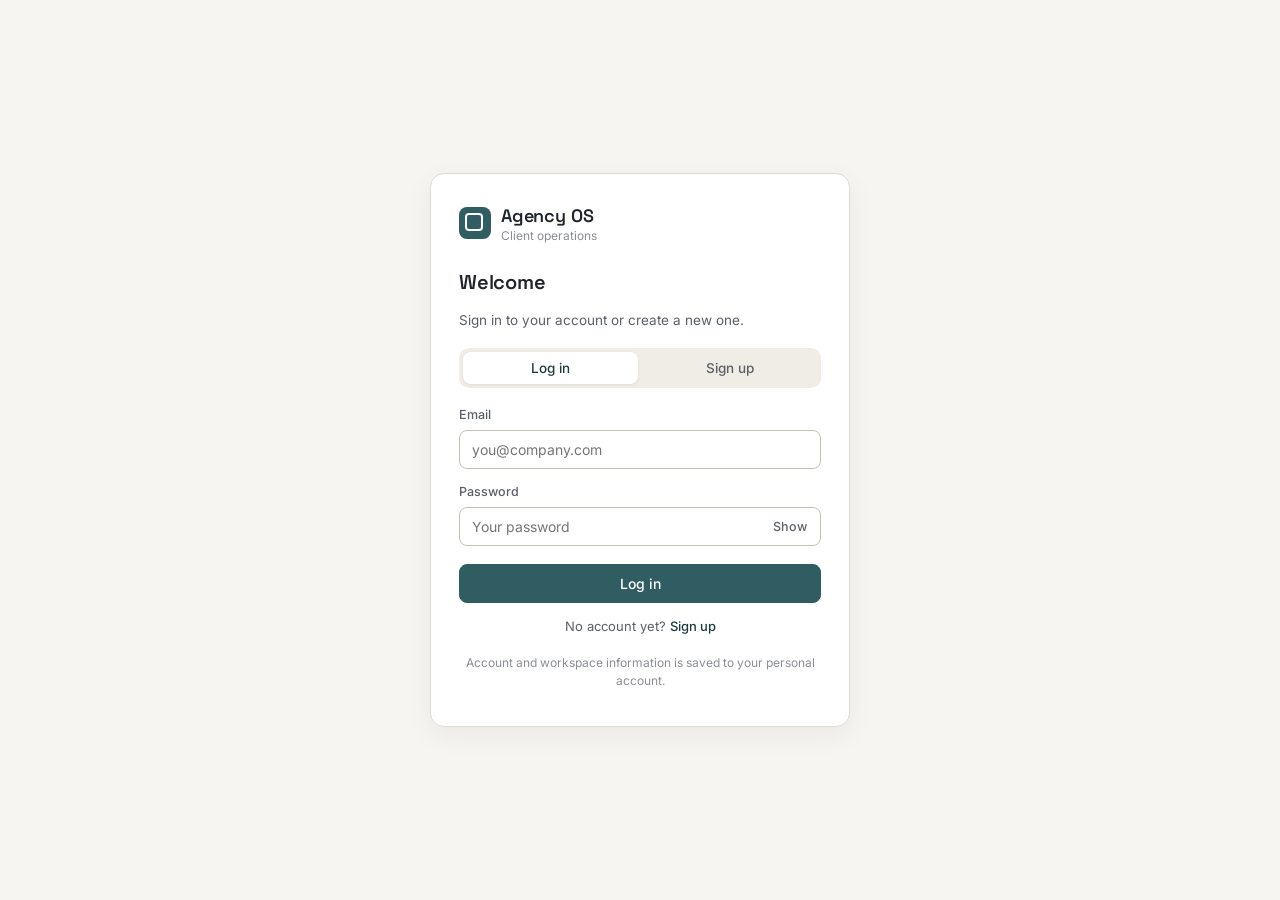
<file: index.html>
<!DOCTYPE html>
<html lang="en">
<head>
  <meta charset="UTF-8">
  <meta name="viewport" content="width=device-width, initial-scale=1">
  <link rel="preconnect" href="https://fonts.googleapis.com">
  <link href="https://fonts.googleapis.com/css2?family=Space+Grotesk:wght@500;600&family=Inter:wght@400;500;600&display=swap" rel="stylesheet">
  <link rel="stylesheet" href="agency-os.css">
  <link rel="stylesheet" href="auth.css">
  <title>Agency OS – Sign in</title>
</head>
<body data-page="auth">
  <div class="auth-page">
    <div class="auth-card">
      <div class="auth-brand">
        <div class="brand-mark"></div>
        <div>
          <div class="brand-name">Agency OS</div>
          <div class="brand-sub">Client operations</div>
        </div>
      </div>

      <h1 class="auth-title">Welcome</h1>
      <p class="auth-sub">Sign in to your account or create a new one.</p>

      <div class="auth-tabs" role="tablist">
        <button type="button" class="auth-tab active" id="tab-login" role="tab" aria-selected="true">Log in</button>
        <button type="button" class="auth-tab" id="tab-signup" role="tab" aria-selected="false">Sign up</button>
      </div>

      <div id="auth-message" class="auth-message" hidden></div>

      <div id="panel-login" class="auth-panel">
        <form id="form-login" autocomplete="on">
          <div class="field">
            <label for="login-email">Email</label>
            <input id="login-email" name="email" type="email" autocomplete="username" required placeholder="you@company.com">
          </div>
          <div class="field">
            <label for="login-password">Password</label>
            <div class="password-wrap">
              <input id="login-password" name="password" type="password" autocomplete="current-password" required placeholder="Your password">
              <button type="button" class="password-toggle" data-toggle-password="login-password" aria-label="Show password">Show</button>
            </div>
          </div>
          <button type="submit" class="btn btn-primary auth-submit" id="login-submit">Log in</button>
        </form>
        <p class="auth-switch">
          No account yet?
          <button type="button" onclick="switchAuthTab('signup')">Sign up</button>
        </p>
      </div>

      <div id="panel-signup" class="auth-panel" hidden>
        <form id="form-signup" autocomplete="on">
          <div class="field">
            <label for="signup-name">Name</label>
            <input id="signup-name" name="name" type="text" autocomplete="name" placeholder="Your name">
          </div>
          <div class="field">
            <label for="signup-email">Email</label>
            <input id="signup-email" name="email" type="email" autocomplete="username" required placeholder="you@company.com">
          </div>
          <div class="field">
            <label for="signup-password">Password</label>
            <div class="password-wrap">
              <input id="signup-password" name="password" type="password" autocomplete="new-password" required placeholder="Create a password">
              <button type="button" class="password-toggle" data-toggle-password="signup-password" aria-label="Show password">Show</button>
            </div>
          </div>
          <p class="auth-hint">
            At least 8 characters, with uppercase, lowercase, a number, and a special character.
          </p>
          <div class="field">
            <label for="signup-confirm">Confirm password</label>
            <div class="password-wrap">
              <input id="signup-confirm" name="confirm" type="password" autocomplete="new-password" required placeholder="Repeat password">
              <button type="button" class="password-toggle" data-toggle-password="signup-confirm" aria-label="Show password">Show</button>
            </div>
          </div>
          <button type="submit" class="btn btn-primary auth-submit" id="signup-submit">Create account</button>
        </form>
        <p class="auth-switch">
          Already have an account?
          <button type="button" onclick="switchAuthTab('login')">Log in</button>
        </p>
      </div>

      <p class="auth-footer">
      Account and workspace information is saved to your personal account.
      </p>
    </div>
  </div>

  <script src="auth.js"></script>
</body>
</html>
</file>
<file: agency-os.css>
/* ============================================================
   Agency OS – Stylesheet
   Clean, readable version of the original design system
   ============================================================ */

/* ---------- Design tokens (colours, fonts, radius) ---------- */
:root {
  --bg:            #F6F5F1;
  --surface:       #FFFFFF;
  --surface-2:     #EFEDE6;

  --ink:           #20242B;
  --ink-soft:      #5B6068;
  --ink-faint:     #8B8F94;

  --border:        #DEDBD1;
  --border-strong: #C7C2B5;

  --accent:        #2F5D62;
  --accent-ink:    #1E3D40;
  --accent-soft:   #E3ECEB;

  --warn:          #A9761F;
  --warn-soft:     #FAF0DA;

  --danger:        #AA4436;
  --danger-soft:   #FAEAE7;

  --success:       #3B7A4C;
  --success-soft:  #E8F3EA;

  --radius:        10px;

  --font-display:  'Space Grotesk', sans-serif;
  --font-body:     'Inter', sans-serif;
}

/* ---------- Base / reset ---------- */
* {
  box-sizing: border-box;
}

html,
body {
  margin: 0;
  padding: 0;
}

body {
  background: var(--bg);
  color: var(--ink);
  font-family: var(--font-body);
  font-size: 14px;
  line-height: 1.5;
  -webkit-font-smoothing: antialiased;
}

h1, h2, h3, h4 {
  font-family: var(--font-display);
  font-weight: 600;
  margin: 0;
}

button {
  font-family: var(--font-body);
  cursor: pointer;
}

input,
select,
textarea {
  font-family: var(--font-body);
  font-size: 14px;
}

::selection {
  background: var(--accent-soft);
}

/* ---------- App shell (sidebar + main) ---------- */
#shell {
  display: flex;
  min-height: 100vh;
}

/* ---------- Sidebar ---------- */
#sidebar {
  width: 216px;
  flex-shrink: 0;
  background: var(--surface);
  border-right: 1px solid var(--border);
  display: flex;
  flex-direction: column;
  padding: 20px 14px;
  position: sticky;
  top: 0;
  height: 100vh;
}

.brand {
  display: flex;
  align-items: center;
  gap: 9px;
  padding: 2px 8px 22px;
}

.brand-mark {
  width: 26px;
  height: 26px;
  border-radius: 7px;
  background: var(--accent);
  flex-shrink: 0;
  position: relative;
}

.brand-mark::after {
  content: "";
  position: absolute;
  left: 6px;
  top: 6px;
  width: 14px;
  height: 14px;
  border-radius: 4px;
  border: 2px solid var(--surface);
}

.brand-name {
  font-family: var(--font-display);
  font-size: 15px;
  font-weight: 600;
  letter-spacing: -0.01em;
}

.brand-sub {
  font-size: 11px;
  color: var(--ink-faint);
  margin-top: -2px;
}

.nav-group {
  margin-bottom: 18px;
}

.nav-label {
  font-size: 11px;
  color: var(--ink-faint);
  padding: 0 10px 6px;
  letter-spacing: 0.02em;
}

.nav-item {
  display: flex;
  align-items: center;
  justify-content: space-between;
  gap: 8px;
  padding: 8px 10px;
  border-radius: 8px;
  color: var(--ink-soft);
  font-size: 13.5px;
  font-weight: 500;
  margin-bottom: 1px;
  border: none;
  background: none;
  width: 100%;
  text-align: left;
}
/* Nav items can be <a> or <button> */
a.nav-item {
  text-decoration: none;
  color: inherit;
}


.nav-item:hover {
  background: var(--surface-2);
  color: var(--ink);
}

.nav-item.active {
  background: var(--accent-soft);
  color: var(--accent-ink);
}

.nav-count {
  font-size: 11.5px;
  color: var(--ink-faint);
  background: var(--surface-2);
  padding: 1px 7px;
  border-radius: 20px;
}

.nav-item.active .nav-count {
  background: rgba(255, 255, 255, 0.6);
  color: var(--accent-ink);
}

#sidebar-foot {
  margin-top: auto;
  padding: 10px;
  border-top: 1px solid var(--border);
  font-size: 11.5px;
  color: var(--ink-faint);
}

/* ---------- Main content area ---------- */
#main {
  flex: 1;
  min-width: 0;
  padding: 28px 34px 60px;
}

.page-head {
  display: flex;
  align-items: flex-start;
  justify-content: space-between;
  gap: 16px;
  margin-bottom: 22px;
  flex-wrap: wrap;
}

.page-title {
  font-size: 22px;
  letter-spacing: -0.01em;
}

.page-sub {
  color: var(--ink-soft);
  font-size: 13.5px;
  margin-top: 3px;
}

.crumb {
  font-size: 12.5px;
  color: var(--ink-faint);
  margin-bottom: 6px;
}

.crumb a {
  color: var(--ink-faint);
  cursor: pointer;
  text-decoration: none;
}

.crumb a:hover {
  color: var(--accent-ink);
  text-decoration: underline;
}

/* ---------- Buttons ---------- */
.btn {
  display: inline-flex;
  align-items: center;
  gap: 6px;
  border-radius: 8px;
  border: 1px solid var(--border-strong);
  background: var(--surface);
  color: var(--ink);
  padding: 8px 13px;
  font-size: 13px;
  font-weight: 500;
  transition: background 0.12s;
}

.btn:hover {
  background: var(--surface-2);
}

.btn-primary {
  background: var(--accent);
  border-color: var(--accent);
  color: #fff;
}

.btn-primary:hover {
  background: var(--accent-ink);
}

.btn-danger-text {
  border: none;
  background: none;
  color: var(--danger);
  padding: 6px 8px;
  font-size: 12.5px;
}

.btn-danger-text:hover {
  text-decoration: underline;
}

.btn-ghost {
  border: none;
  background: none;
  color: var(--ink-soft);
  padding: 6px 8px;
  font-size: 12.5px;
}

.btn-ghost:hover {
  color: var(--ink);
}

.btn-sm {
  padding: 5px 10px;
  font-size: 12.5px;
}

.icon-btn {
  border: none;
  background: none;
  color: var(--ink-faint);
  padding: 4px 6px;
  border-radius: 6px;
  font-size: 15px;
  line-height: 1;
}

.icon-btn:hover {
  background: var(--surface-2);
  color: var(--ink);
}

/* ---------- Cards & panels ---------- */
.card {
  background: var(--surface);
  border: 1px solid var(--border);
  border-radius: 12px;
  padding: 16px 18px;
}

.panel-head {
  display: flex;
  align-items: center;
  justify-content: space-between;
  margin-bottom: 12px;
}

.panel-head h3 {
  font-size: 14.5px;
}

/* ---------- Metric cards (dashboard) ---------- */
.metric-grid {
  display: grid;
  grid-template-columns: repeat(auto-fit, minmax(150px, 1fr));
  gap: 12px;
  margin-bottom: 26px;
}

.metric {
  background: var(--surface);
  border: 1px solid var(--border);
  border-radius: 12px;
  padding: 14px 16px;
}

.metric-label {
  font-size: 12px;
  color: var(--ink-soft);
  margin-bottom: 6px;
}

.metric-value {
  font-size: 25px;
  font-family: var(--font-display);
  font-weight: 600;
}

.metric-value.warn {
  color: var(--warn);
}

.metric-value.danger {
  color: var(--danger);
}

/* ---------- Tables & list rows ---------- */
.list-row {
  display: flex;
  align-items: center;
  gap: 12px;
  padding: 11px 4px;
  border-bottom: 1px solid var(--border);
}

.list-row:last-child {
  border-bottom: none;
}

table {
  width: 100%;
  border-collapse: collapse;
}

th {
  text-align: left;
  font-size: 11.5px;
  color: var(--ink-faint);
  font-weight: 500;
  padding: 0 10px 8px;
  letter-spacing: 0.02em;
  border-bottom: 1px solid var(--border);
}

td {
  padding: 10px 10px;
  border-bottom: 1px solid var(--border);
  font-size: 13.5px;
  vertical-align: middle;
}

tr:last-child td {
  border-bottom: none;
}

tr.clickable:hover {
  background: var(--surface-2);
  cursor: pointer;
}

/* ---------- Status badges ---------- */
.badge {
  display: inline-block;
  padding: 3px 9px;
  border-radius: 20px;
  font-size: 11.5px;
  font-weight: 500;
  white-space: nowrap;
}

.b-gray    { background: var(--surface-2);  color: var(--ink-soft); }
.b-accent  { background: var(--accent-soft); color: var(--accent-ink); }
.b-warn    { background: var(--warn-soft);   color: var(--warn); }
.b-danger  { background: var(--danger-soft); color: var(--danger); }
.b-success { background: var(--success-soft); color: var(--success); }

/* ---------- Form fields ---------- */
.field {
  margin-bottom: 13px;
}

.field label {
  display: block;
  font-size: 12.5px;
  font-weight: 500;
  color: var(--ink-soft);
  margin-bottom: 5px;
}

.field input,
.field select,
.field textarea {
  width: 100%;
  padding: 8px 10px;
  border: 1px solid var(--border-strong);
  border-radius: 8px;
  background: var(--surface);
  color: var(--ink);
}

.field textarea {
  min-height: 70px;
  resize: vertical;
}

.field input:focus,
.field select:focus,
.field textarea:focus {
  outline: 2px solid var(--accent);
  outline-offset: -1px;
}

.field-row {
  display: flex;
  gap: 10px;
}

.field-row .field {
  flex: 1;
}

.hint {
  font-size: 11.5px;
  color: var(--ink-faint);
  margin-top: 4px;
}

/* ---------- Tabs ---------- */
.tabs {
  display: flex;
  gap: 2px;
  border-bottom: 1px solid var(--border);
  margin-bottom: 20px;
  overflow-x: auto;
}

.tab {
  padding: 9px 13px;
  font-size: 13px;
  font-weight: 500;
  color: var(--ink-soft);
  border: none;
  background: none;
  border-bottom: 2px solid transparent;
  white-space: nowrap;
}

.tab:hover {
  color: var(--ink);
}

.tab.active {
  color: var(--accent-ink);
  border-bottom-color: var(--accent);
}

/* ---------- Progress bar ---------- */
.progress-track {
  width: 100%;
  height: 6px;
  background: var(--surface-2);
  border-radius: 6px;
  overflow: hidden;
}

.progress-fill {
  height: 100%;
  background: var(--accent);
  border-radius: 6px;
}

/* ---------- Empty states ---------- */
.empty {
  padding: 34px 20px;
  text-align: center;
  color: var(--ink-faint);
  border: 1px dashed var(--border-strong);
  border-radius: 12px;
}

.empty p {
  font-size: 13px;
  margin: 4px 0 0;
}

.empty .empty-title {
  color: var(--ink-soft);
  font-weight: 500;
  font-size: 13.5px;
}

/* ---------- Search input ---------- */
.search-wrap {
  position: relative;
  max-width: 320px;
}

.search-wrap input {
  width: 100%;
  padding: 8px 12px 8px 30px;
  border: 1px solid var(--border-strong);
  border-radius: 8px;
  background: var(--surface);
}

.search-wrap svg {
  position: absolute;
  left: 9px;
  top: 9px;
  opacity: 0.45;
}

/* ---------- Modal ---------- */
.modal-veil {
  position: fixed;
  inset: 0;
  background: rgba(32, 36, 43, 0.42);
  display: flex;
  align-items: flex-start;
  justify-content: center;
  padding: 5vh 16px;
  overflow-y: auto;
  z-index: 100;
}

.modal {
  background: var(--surface);
  border-radius: 14px;
  width: 100%;
  max-width: 480px;
  padding: 22px 24px;
  margin-bottom: 5vh;
}

.modal.wide {
  max-width: 640px;
}

.modal-head {
  display: flex;
  align-items: center;
  justify-content: space-between;
  margin-bottom: 16px;
}

.modal-head h3 {
  font-size: 16px;
}

.modal-actions {
  display: flex;
  justify-content: flex-end;
  gap: 8px;
  margin-top: 18px;
  padding-top: 16px;
  border-top: 1px solid var(--border);
}

/* ---------- Toast notification ---------- */
#toast {
  position: fixed;
  bottom: 22px;
  left: 50%;
  transform: translateX(-50%);
  background: var(--ink);
  color: #fff;
  padding: 10px 18px;
  border-radius: 9px;
  font-size: 13px;
  opacity: 0;
  pointer-events: none;
  transition: opacity 0.2s, transform 0.2s;
  z-index: 200;
}

#toast.show {
  opacity: 1;
  transform: translateX(-50%) translateY(-4px);
}

/* ---------- Line items (proposals / invoices) ---------- */
.line-item {
  display: flex;
  gap: 8px;
  align-items: center;
  margin-bottom: 8px;
}

.line-item input[type="text"] {
  flex: 2;
}

.line-item input[type="number"] {
  flex: 1;
}

.totals-box {
  background: var(--surface-2);
  border-radius: 8px;
  padding: 12px 14px;
  margin-top: 6px;
  font-size: 13px;
}

.totals-row {
  display: flex;
  justify-content: space-between;
  padding: 3px 0;
}

.totals-row.grand {
  font-weight: 600;
  font-size: 14.5px;
  border-top: 1px solid var(--border-strong);
  margin-top: 5px;
  padding-top: 8px;
}

/* ---------- Timeline ---------- */
.tl-item {
  display: flex;
  gap: 12px;
  padding: 10px 0;
  border-bottom: 1px solid var(--border);
}

.tl-item:last-child {
  border-bottom: none;
}

.tl-dot {
  width: 7px;
  height: 7px;
  border-radius: 50%;
  background: var(--accent);
  margin-top: 6px;
  flex-shrink: 0;
}

.tl-date {
  font-size: 11.5px;
  color: var(--ink-faint);
}

/* ---------- Client list cards ---------- */
.client-card {
  display: flex;
  align-items: center;
  gap: 13px;
  padding: 13px 14px;
  background: var(--surface);
  border: 1px solid var(--border);
  border-radius: 12px;
  margin-bottom: 9px;
  cursor: pointer;
}

.client-card:hover {
  border-color: var(--border-strong);
}

.avatar {
  width: 38px;
  height: 38px;
  border-radius: 50%;
  background: var(--accent-soft);
  color: var(--accent-ink);
  display: flex;
  align-items: center;
  justify-content: center;
  font-weight: 600;
  font-size: 13.5px;
  flex-shrink: 0;
}

.client-card-main {
  flex: 1;
  min-width: 0;
}

.client-card-name {
  font-weight: 500;
  font-size: 14px;
}

.client-card-sub {
  font-size: 12.5px;
  color: var(--ink-soft);
  margin-top: 1px;
  white-space: nowrap;
  overflow: hidden;
  text-overflow: ellipsis;
}

/* ---------- Print styles ---------- */
@media print {
  #sidebar,
  .page-head,
  .tabs,
  .no-print {
    display: none !important;
  }

  #main {
    padding: 0;
  }

  body {
    background: #fff;
  }
}
</file>
<file: auth.css>
/* ============================================================
   Agency OS – Login / Signup page
   Uses the same design tokens as agency-os.css
   ============================================================ */

.auth-page {
  min-height: 100vh;
  display: flex;
  align-items: center;
  justify-content: center;
  padding: 32px 16px;
  background: var(--bg);
}

.auth-card {
  width: 100%;
  max-width: 420px;
  background: var(--surface);
  border: 1px solid var(--border);
  border-radius: 14px;
  padding: 28px 28px 24px;
  box-shadow: 0 8px 28px rgba(32, 36, 43, 0.06);
}

.auth-brand {
  display: flex;
  align-items: center;
  gap: 10px;
  margin-bottom: 22px;
}

.auth-brand .brand-mark {
  width: 32px;
  height: 32px;
  border-radius: 8px;
}

.auth-brand .brand-name {
  font-size: 18px;
}

.auth-brand .brand-sub {
  font-size: 12px;
}

.auth-title {
  font-family: var(--font-display);
  font-size: 20px;
  font-weight: 600;
  margin: 0 0 4px;
  letter-spacing: -0.01em;
}

.auth-sub {
  color: var(--ink-soft);
  font-size: 13.5px;
  margin-bottom: 18px;
}

.auth-tabs {
  display: flex;
  gap: 4px;
  background: var(--surface-2);
  padding: 4px;
  border-radius: 10px;
  margin-bottom: 18px;
}

.auth-tab {
  flex: 1;
  border: none;
  background: transparent;
  padding: 8px 12px;
  border-radius: 8px;
  font-size: 13.5px;
  font-weight: 500;
  color: var(--ink-soft);
  cursor: pointer;
  font-family: var(--font-body);
}

.auth-tab:hover {
  color: var(--ink);
}

.auth-tab.active {
  background: var(--surface);
  color: var(--accent-ink);
  box-shadow: 0 1px 3px rgba(32, 36, 43, 0.08);
}

.auth-panel .field {
  margin-bottom: 14px;
}

.auth-panel label {
  display: block;
  font-size: 12.5px;
  font-weight: 500;
  color: var(--ink-soft);
  margin-bottom: 5px;
}

.auth-panel input {
  width: 100%;
  padding: 10px 12px;
  border: 1px solid var(--border-strong);
  border-radius: 8px;
  background: var(--surface);
  color: var(--ink);
  font-family: var(--font-body);
  font-size: 14px;
}

.auth-panel input:focus {
  outline: 2px solid var(--accent);
  outline-offset: -1px;
}

.password-wrap {
  position: relative;
}

.password-wrap input {
  padding-right: 64px;
}

.password-toggle {
  position: absolute;
  right: 6px;
  top: 50%;
  transform: translateY(-50%);
  border: none;
  background: none;
  color: var(--ink-soft);
  font-size: 12.5px;
  font-weight: 500;
  padding: 6px 8px;
  cursor: pointer;
  font-family: var(--font-body);
  border-radius: 6px;
}

.password-toggle:hover {
  color: var(--ink);
  background: var(--surface-2);
}

.auth-hint {
  font-size: 11.5px;
  color: var(--ink-faint);
  margin: -6px 0 12px;
  line-height: 1.4;
}

.auth-message {
  font-size: 13px;
  padding: 10px 12px;
  border-radius: 8px;
  margin-bottom: 14px;
}

.auth-message:empty,
.auth-message[hidden] {
  display: none;
}

.auth-message--error {
  background: var(--danger-soft);
  color: var(--danger);
}

.auth-message--success {
  background: var(--success-soft);
  color: var(--success);
}

.auth-message--info {
  background: var(--accent-soft);
  color: var(--accent-ink);
}

.auth-submit {
  width: 100%;
  justify-content: center;
  padding: 10px 14px;
  font-size: 14px;
  margin-top: 4px;
}

.auth-submit:disabled {
  opacity: 0.65;
  cursor: not-allowed;
}

.auth-footer {
  margin-top: 18px;
  text-align: center;
  font-size: 12px;
  color: var(--ink-faint);
}

.auth-switch {
  margin-top: 14px;
  text-align: center;
  font-size: 13px;
  color: var(--ink-soft);
}

.auth-switch button {
  border: none;
  background: none;
  color: var(--accent-ink);
  font-weight: 500;
  cursor: pointer;
  font-family: var(--font-body);
  font-size: 13px;
  padding: 0;
}

.auth-switch button:hover {
  text-decoration: underline;
}
</file>
